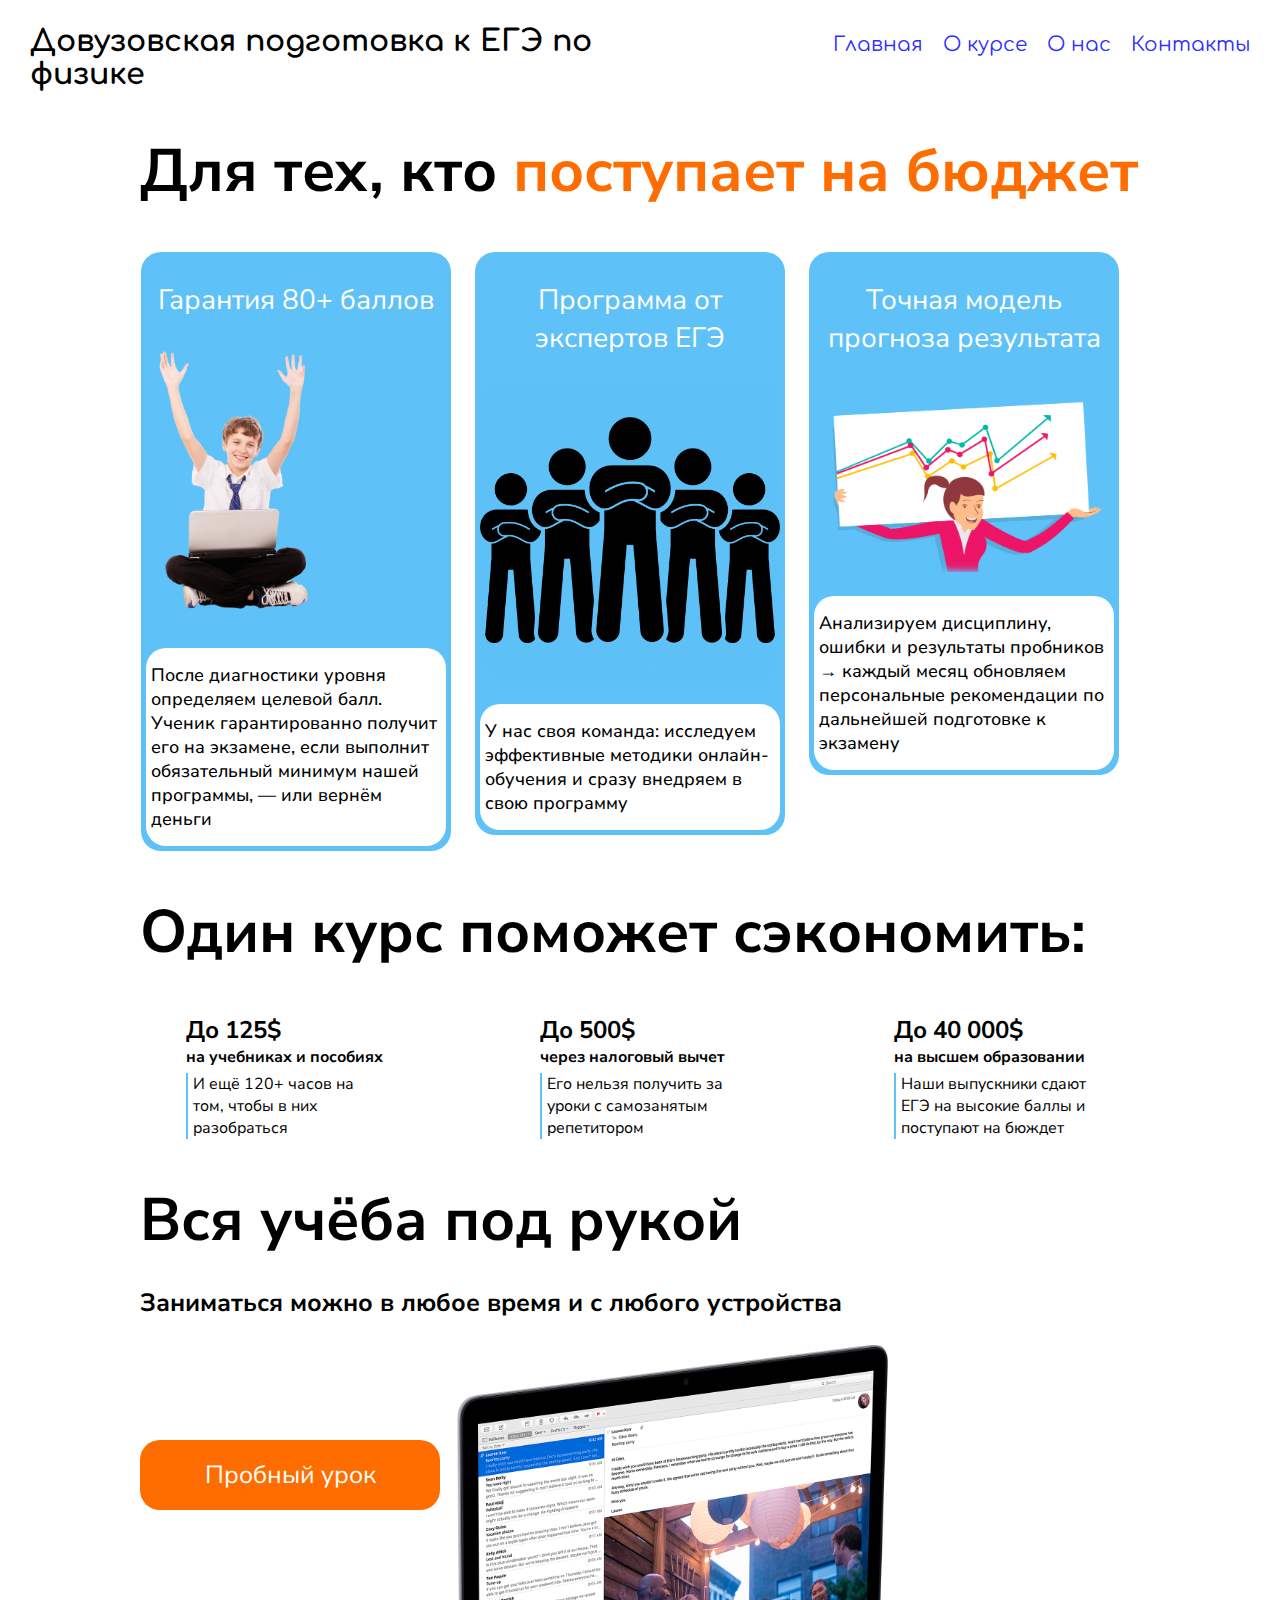
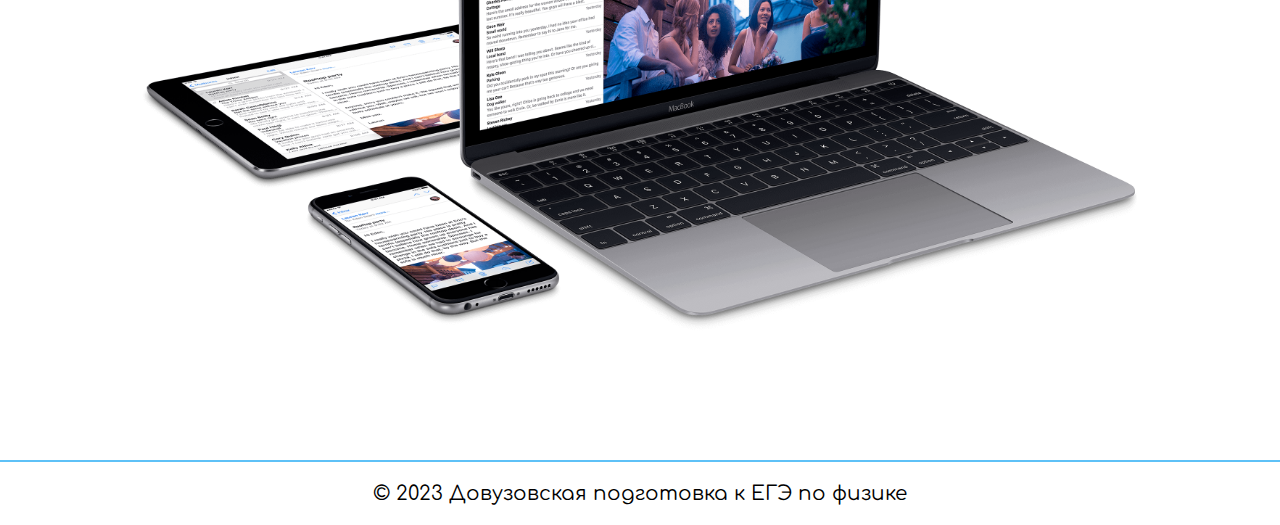
<file: index.html>
<!DOCTYPE html>
<html lang="en">
<head>
    <meta charset="UTF-8">
    <meta name="viewport" content="width=device-width, initial-scale=1.0">
    <title>Подготовка к ЕГЭ по физике</title>
    <link rel="stylesheet" href="css/style.css">
</head>
<body>
    <header>
        <h3>Довузовская подготовка к ЕГЭ по физике</h3>
        <nav>
            <a href="index.html">Главная</a>
            <a href="curs.html">О курсе</a>
            <a href="about.html">О нас</a>
            <a href="contact.html">Контакты</a>
        </nav>
    </header>
    <main>
        <h1>Для тех, кто <y>поступает на бюджет</y></h1>
        <div class="card">
            <h2>Гарантия 80+ баллов</h2>
            <img src="img/imageCard1.png" alt="">
            <p>После диагностики уровня определяем целевой балл. Ученик гарантированно получит его на экзамене, 
                если выполнит обязательный минимум нашей программы, — или вернём деньги</p>
        </div>
        <div class="card">
            <h2>Программа от экспертов ЕГЭ</h2>
            <img src="img/imageCard2.png" alt="">
            <p>У нас своя команда: исследуем эффективные методики онлайн-обучения и сразу внедряем в свою программу</p>
        </div>
        <div class="card" >
            <h2>Точная модель прогноза результата</h2>
            <img src="img/imageCard3.png" alt="">
            <p>Анализируем дисциплину, ошибки
                и результаты пробников → каждый месяц обновляем персональные рекомендации
                по дальнейшей подготовке к экзамену</p>
        </div>
        <h1>Один курс поможет сэкономить:</h1>
        <aside>
            <h2>До 125$</h2>
            <h4>на учебниках и пособиях</h4>
            <p>И ещё 120+ часов на том, чтобы в них разобраться</p>
        </aside>
        <aside>
            <h2>До 500$</h2>
            <h4>через налоговый вычет</h4>
            <p>Его нельзя получить за уроки с самозанятым репетитором</p>
        </aside>
        <aside style="margin-right: 0;">
            <h2>До 40 000$</h2>
            <h4>на высшем образовании</h4>
            <p>Наши выпускники сдают ЕГЭ на высокие баллы и поступают на бюждет</p>
        </aside>
        <h1 style="margin-bottom: 0;">Вся учёба под рукой</h1>
        <h3>Заниматься можно в любое время и с любого устройства</h2>
        <span>
            <img src="img/asideIndexPage.png" alt="" class="asideIndexPage">
        </span>
        
        <a href="https://t.me/nikadomie" type="button" class="button">Пробный урок</a>
    </main>
    <footer>
        <p>&copy; 2023 Довузовская подготовка к ЕГЭ по физике</p>
    </footer>
</body>
</html>
</file>
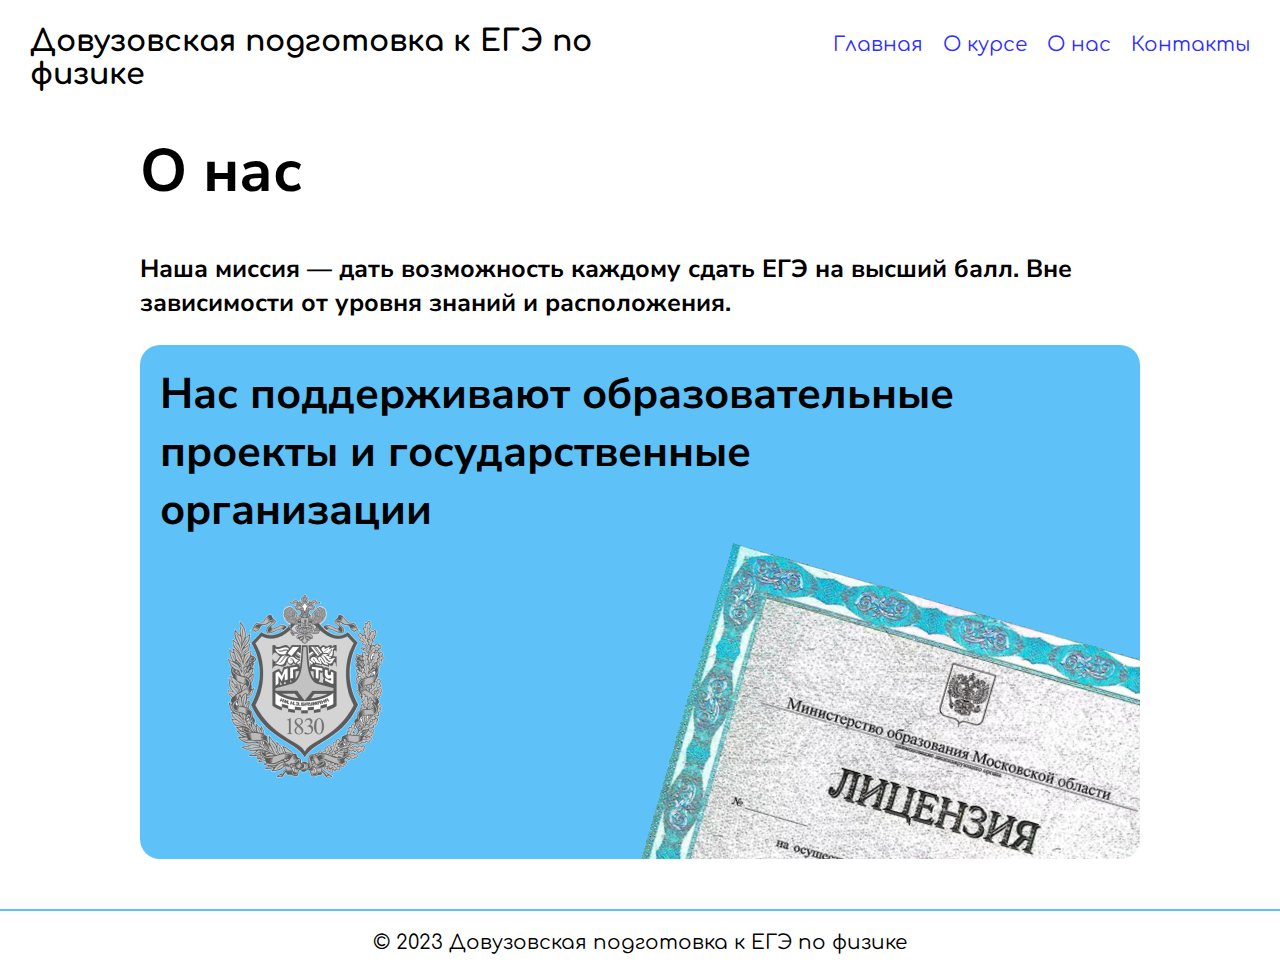
<file: about.html>
<!DOCTYPE html>
<html lang="en">
<head>
    <meta charset="UTF-8">
    <meta name="viewport" content="width=device-width, initial-scale=1.0">
    <title>О нас</title>
    <link rel="stylesheet" href="css/style.css">
</head>
<body>
    <header>
        <h3>Довузовская подготовка к ЕГЭ по физике</h3>
        <nav>
            <a href="index.html">Главная</a>
            <a href="curs.html">О курсе</a>
            <a href="about.html">О нас</a>
            <a href="contact.html">Контакты</a>
        </nav>
    </header>
    <main>
        <h1>О нас</h1>
        <h3>Наша миссия — дать возможность каждому сдать ЕГЭ на высший балл. Вне зависимости от уровня знаний и расположения.</h3>
        <section class="about">
            <h1>Нас поддерживают образовательные проекты и государственные организации</h1>
            <img src="img/mgtu.png" alt="">
        </section>
    </main>
    <footer>
        <p>&copy; 2023 Довузовская подготовка к ЕГЭ по физике</p>
    </footer>
</body>
</html>
</file>
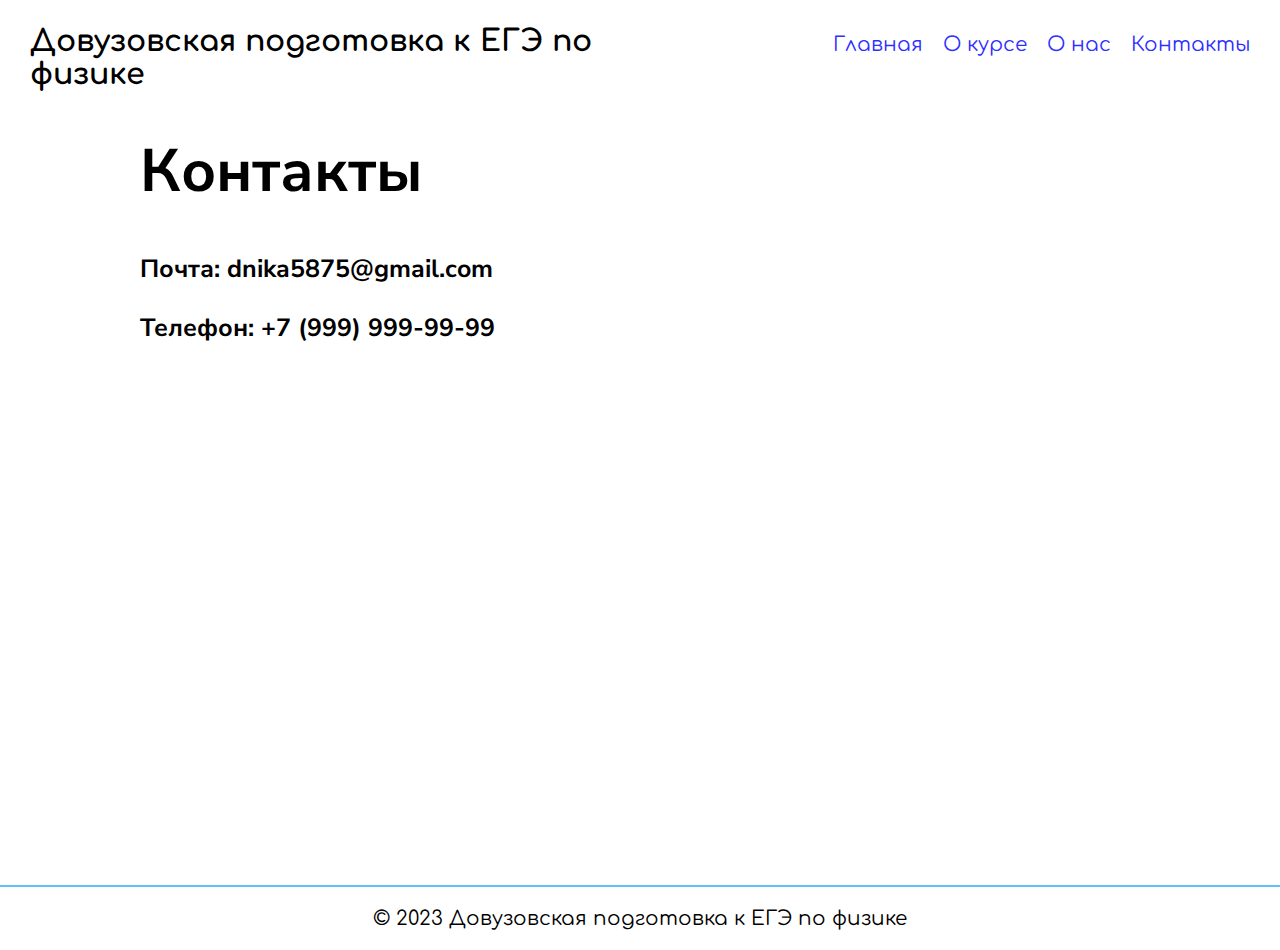
<file: contact.html>
<!DOCTYPE html>
<html lang="en">
<head>
    <meta charset="UTF-8">
    <meta name="viewport" content="width=device-width, initial-scale=1.0">
    <title>Контакты</title>
    <link rel="stylesheet" href="css/style.css">
</head>
<body>
    <header>
        <h3 >Довузовская подготовка к ЕГЭ по физике</h3>
        <nav>
            <a href="index.html">Главная</a>
            <a href="curs.html">О курсе</a>
            <a href="about.html">О нас</a>
            <a href="contact.html">Контакты</a>
        </nav>
    </header>
    <main>
        <h1>Контакты</h1>
        <h3>Почта: dnika5875@gmail.com</h3>
        <h3>Телефон: <w>+7 (999) 999-99-99</w></h3>
    </main>
    <footer style="margin-top: 540px;">
        <p>&copy; 2023 Довузовская подготовка к ЕГЭ по физике</p>
    </footer>
</body>
</html>
</file>
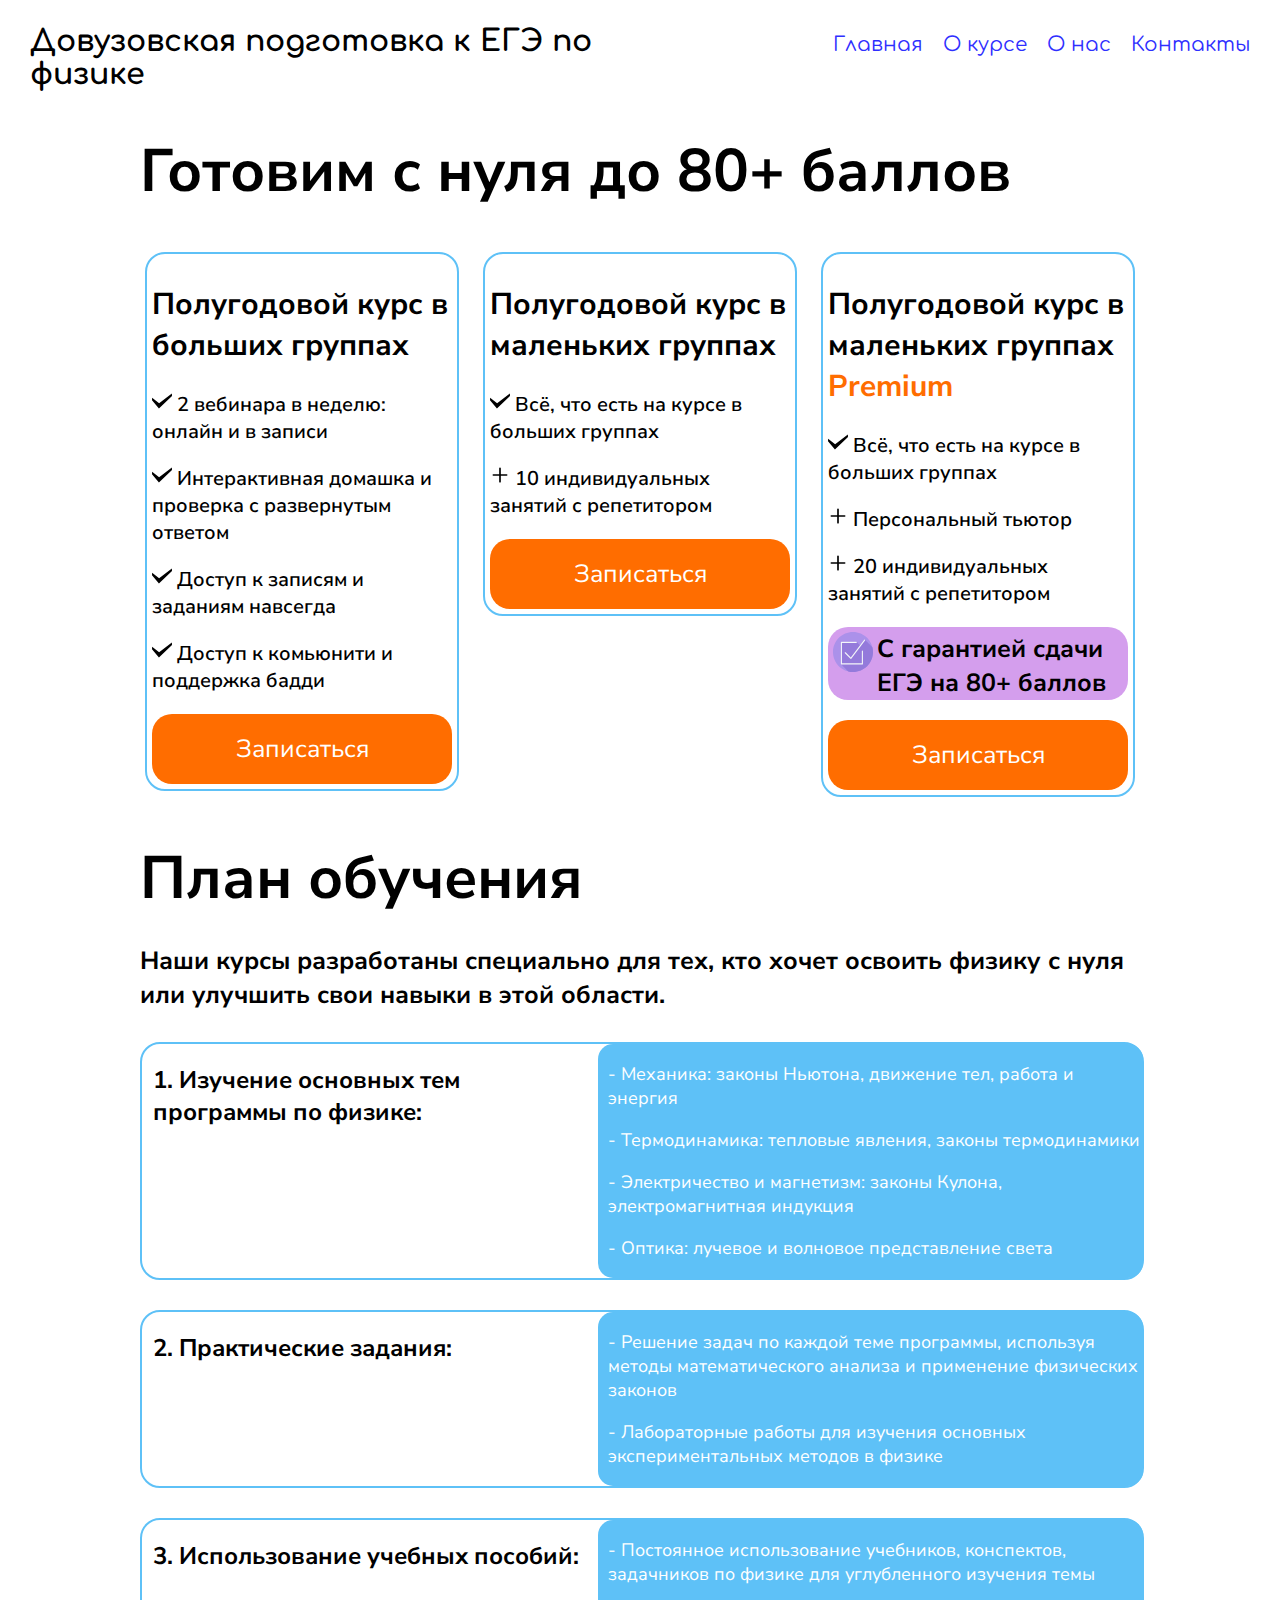
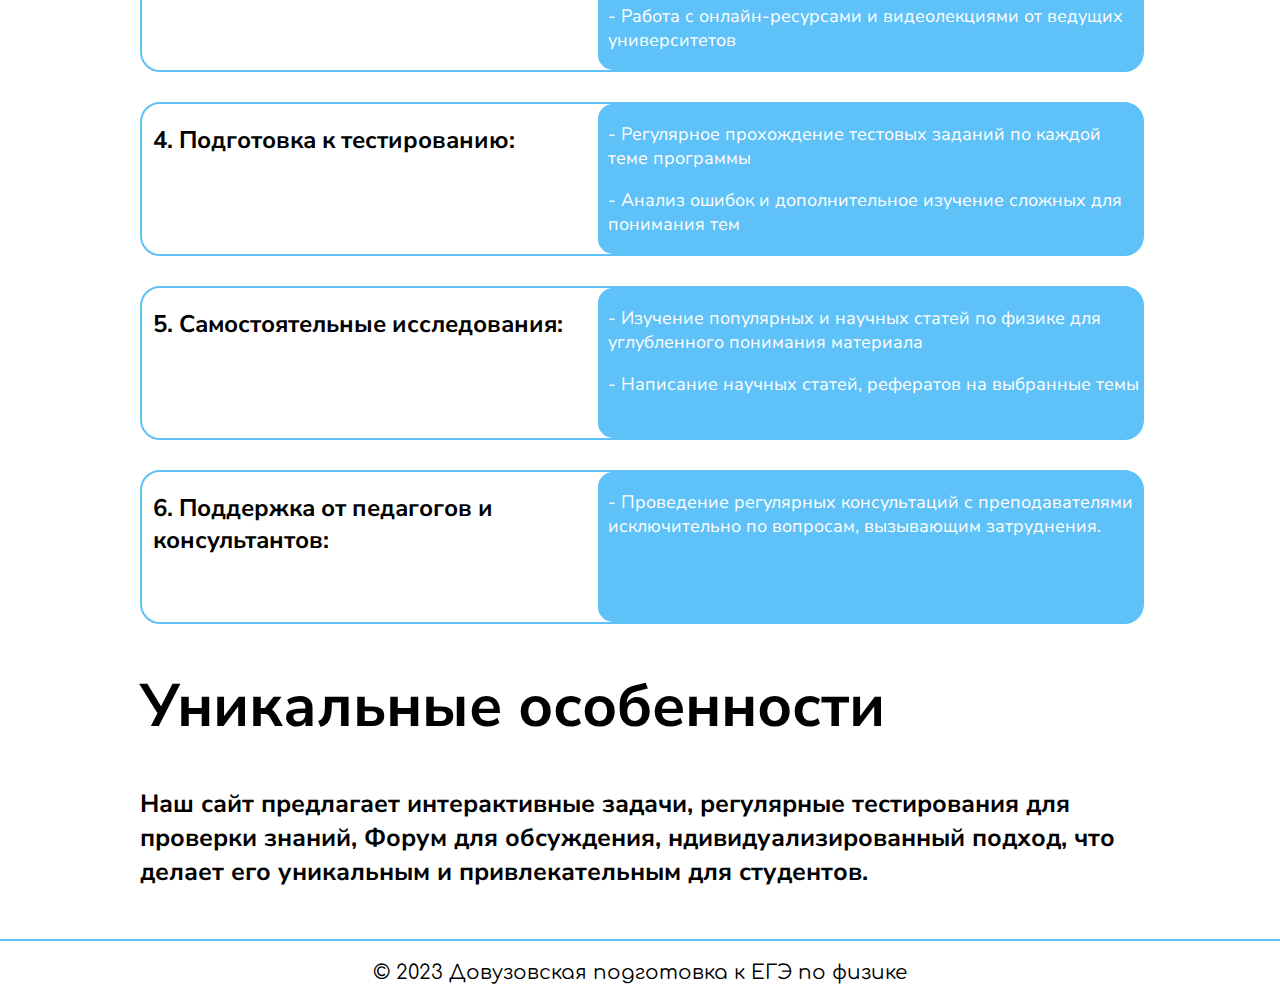
<file: curs.html>
<!DOCTYPE html>
<html lang="en">
<head>
    <meta charset="UTF-8">
    <meta name="viewport" content="width=device-width, initial-scale=1.0">
    <title>О курсе</title>
    <link rel="stylesheet" href="css/style.css">
</head>
<body>
    <header>
        <h3>Довузовская подготовка к ЕГЭ по физике</h3>
        <nav>
            <a href="index.html">Главная</a>
            <a href="curs.html">О курсе</a>
            <a href="about.html">О нас</a>
            <a href="contact.html">Контакты</a>
        </nav>
    </header>
    <main>
        <h1>Готовим с нуля до 80+ баллов</h1>
        <div class="price">
            <h2>Полугодовой курс в больших группах</h2>
            <p><img src="img/icon.svg" alt=""> 2 вебинара в неделю: онлайн и в записи</p>
            <p><img src="img/icon.svg" alt=""> Интерактивная домашка и проверка с развернутым ответом</p>
            <p><img src="img/icon.svg" alt=""> Доступ к записям и заданиям навсегда</p>
            <p><img src="img/icon.svg" alt=""> Доступ к комьюнити и поддержка бадди</p>
            <a href="https://t.me/nikadomie" type="button" class="button signup">Записаться</a>
        </div>
        <div class="price">
            <h2>Полугодовой курс в маленьких группах</h2>
            <p><img src="img/icon.svg" alt=""> Всё, что есть на курсе в больших группах</p>
            <p><img src="img/iconPlus.svg" alt=""> 10 индивидуальных занятий с репетитором</p>
            <a href="https://t.me/nikadomie" type="button" class="button signup">Записаться</a>
        </div>
        <div class="price right">
            <h2>Полугодовой курс в маленьких группах <y>Premium</y></h2>
            <p><img src="img/icon.svg" alt=""> Всё, что есть на курсе в больших группах</p>
            <p><img src="img/iconPlus.svg" alt=""> Персональный тьютор</p>
            <p><img src="img/iconPlus.svg" alt=""> 20 индивидуальных занятий с репетитором</p>
            <div>
                <img src="img/garanty.svg" alt="" style="width: 40px;">
                <h4>С гарантией сдачи ЕГЭ на 80+ баллов</h4>
            </div>
            <a href="https://t.me/nikadomie" type="button" class="button signup">Записаться</a>
        </div>
        <h1 style="margin-bottom: 0;">План обучения</h1>
        <h3>Наши курсы разработаны специально для тех, кто хочет освоить физику с нуля или улучшить свои навыки в этой области.</h3>
        <section class="modul">
            <div class="theme">
                <h2>1. Изучение основных тем программы по физике:</h2>
            </div>
            <div class="plan">
                <p>- Механика: законы Ньютона, движение тел, работа и энергия</p>
                <p>- Термодинамика: тепловые явления, законы термодинамики</p>
                <p>- Электричество и магнетизм: законы Кулона, электромагнитная индукция</p>
                <p>- Оптика: лучевое и волновое представление света</p>
            </div>
        </section>
        <section class="modul">
            <div class="theme">
                <h2>2. Практические задания:</h2>
            </div>
            <div class="plan">
                <p>- Решение задач по каждой теме программы, используя методы математического анализа и применение физических законов</p>
                <p>- Лабораторные работы для изучения основных экспериментальных методов в физике</p>
            </div>
        </section>
        <section class="modul">
            <div class="theme">
                <h2>3. Использование учебных пособий:</h2>
            </div>
            <div class="plan">
                <p>- Постоянное использование учебников, конспектов, задачников по физике для углубленного изучения темы</p>
                <p>- Работа с онлайн-ресурсами и видеолекциями от ведущих университетов</p>
            </div>
        </section>
        <section class="modul">
            <div class="theme">
                <h2>4. Подготовка к тестированию:</h2>
            </div>
            <div class="plan">
                <p>- Регулярное прохождение тестовых заданий по каждой теме программы</p>
                <p>- Анализ ошибок и дополнительное изучение сложных для понимания тем</p>
            </div>
        </section>
        <section class="modul">
            <div class="theme">
                <h2>5. Самостоятельные исследования:</h2>
            </div>
            <div class="plan">
                <p>- Изучение популярных и научных статей по физике для углубленного понимания материала</p>
                <p>- Написание научных статей, рефератов на выбранные темы</p>
            </div>
        </section>
        <section class="modul">
            <div class="theme">
                <h2>6. Поддержка от педагогов и консультантов:</h2>
            </div>
            <div class="plan">
                <p>- Проведение регулярных консультаций с преподавателями исключительно по вопросам, вызывающим затруднения.</p>
            </div>
        </section>

        <h1>Уникальные особенности</h1>
        <h3>Наш сайт предлагает интерактивные задачи, регулярные тестирования для проверки знаний, Форум для обсуждения, ндивидуализированный подход, что делает его уникальным и привлекательным для студентов.</h3>
    </main>
    <footer>
        <p>&copy; 2023 Довузовская подготовка к ЕГЭ по физике</p>
    </footer>
</body>
</html>
</file>
<file: css/style.css>
@import url('https://fonts.googleapis.com/css2?family=Comfortaa:wght@300;400;700&family=Nunito+Sans:opsz@6..12&display=swap');
@import url('https://fonts.googleapis.com/css2?family=Comfortaa:wght@300;400;700&family=Fira+Sans+Condensed&family=Nunito+Sans:opsz@6..12&display=swap');
/* background-color: #6a0dad; */
/* background-color: #f4f2f8; */
body {
    background-color: white;
    font-family: 'Comfortaa', sans-serif;
    margin: 0;
    padding: 0;
}

header {
    display: flex;
    height: 90px;
    padding-left: 30px;
    padding-right: 30px;
}

header h3 {
    display: flex;
    flex: 1;
    margin-top: 25px;
    font-size: 30px;
}

nav {
    display: flex;
    width: auto;
    flex: 1;
    text-align: right;
    margin-left: 30px;
    justify-content: end;
}

nav a {
    text-decoration: none;
    line-height: 90px;
    margin-left: 20px;
    font-size: 20px;
    color: rgb(47, 47, 255);
    transition: 0.5s;
}

nav a:hover {
    font-size: 25px;
    transition: 0.5s;
    color: blue;
}

main {
    font-family: 'Nunito Sans', sans-serif;
    text-align: center;
    width: 1000px;
    margin: 0 auto;
}

main h1 {
    font-size: 60px;
    text-align: left;
}

main h3 {
    font-size: 25px;
    text-align: left;
}

y {
    color: rgb(255, 109, 0);
}

.card {
    /* font-family: 'Fira Sans Condensed', sans-serif; */
    display: inline-block;
    width: 300px;
    background-color: #5ec1f7;
    padding: 5px; /*#5ec1f7*/
    border-radius: 20px;
    margin-right: 20px;
    vertical-align: top;
}

.card h2 {
    color: white;
    font-size: 28px;
    font-weight: 400;
}

.card img {
    width: 100%;
    border-radius: 20px;
}

.card p {
    background-color: white;
    margin-bottom: 0;
    border-radius: 20px;
    font-size: 18px;
    font-weight: 500;
    padding: 15px 5px;
    text-align: left;
}

.price {
    display: inline-block;
    width: 300px;
    text-align: left;
    border: 2px solid #5ec1f7;
    padding: 5px;
    border-radius: 20px;
    margin-right: 20px;
    vertical-align: top;
}

.price h2 {
    font-size: 30px;
}

.price img {
    width: 20px;
}

.price p {
    font-size: 20px;
    font-weight: 600;
}

.price h5 {
    font-size: 35px;
    margin: 0;
    color: grey;
    margin-bottom: 25px;
}

.price div {
    background-color: rgba(169, 62, 220, 0.5);
    border-radius: 20px;
    padding-left: 5px;
    padding-top: 5px;
    margin-bottom: 20px;
}

.price div img {
    vertical-align: top;
}

.price div h4 {
    vertical-align: top;
    display: inline-block;
    margin: 0;
    width: 250px;
    font-size: 25px;
}

aside {
    display: inline-block;
    width: 200px;
    text-align: left;
    margin-right: 150px;
    vertical-align: top;
}

aside h2 {
    margin: 0;
}

aside h4 {
    margin: 0;
    font-size: 16px;
}

aside p {
    margin: 0;
    margin-top: 5px;
    border-left: 2px solid #5ec1f7;
    padding-left: 5px;
}

.asideIndexPage {
    width: 1000px;
}

.modul {
    width: 100%;
    border: 2px solid #5ec1f7;
    border-radius: 20px;
    margin-top: 30px;
    min-height: 150px;
}

.modul div {
    vertical-align: top;
    display: inline-block;
    text-align: left;
}

.theme {
    width: 450px;
    height: 100%;
}

.theme h2 {
    margin-left: 10px;
}

.plan {
    position: relative;
    left: 1px;
    width: 545px;
    height: 100%;
    background-color: #5ec1f7;
    border-radius: 15px;
    min-height: 150px;
}

.plan p {
    margin-left: 10px;
    font-size: 18px;
    color: white;
}


footer {
    margin-top: 50px;
    border-top: 2px solid #5ec1f7;
    text-align: center;
    font-size: 20px;
}

.about {
    background-image: url("../img/about.png");
    border-radius: 20px;
    padding: 20px;
    text-align: left;
}

.about h1 {
    line-height: normal;
    width: 800px;
    font-size: 43px;
    margin: 0;
}

video {
    margin-top: 100px;
}

.button { /*Задаем для кнопки стили*/
    text-decoration: none;/*Убираем декорацию ссылки*/
    background: rgb(255, 109, 0);/*Задаем фон*/
    width: 300px;/*Задаем ширину*/
    height: 70px;/*Задаем высоту*/
    border-radius: 20px;/*Задаем округлость кнопки*/
    display: block;/*Делаем ссылку блочным элементом*/

    position: relative;/*Используем относительное позиционированние*/
    bottom: 500px;/*Поднимаем вверх относительно места рождения*/

    color: white;/*Задаем цвет текста*/
    font-size: 25px;/*Задаем размер шрифта*/

    line-height: 70px;/*Задаем высоту начертания*/
}

.signup { /* Дополняем стилями кнопки "Записаться"*/
    position: static;   /*Возвращаем позиционирование к значению по умолчанию*/
    text-align: center; /*Центрируем текст*/
}

br {
    display: none;
}

.price.right {
    margin-right: 0;
}

@media (min-width:720px) and (max-width: 1024px) {
    header {
        display: block;
        padding: 0;
        height: 180px;
        padding-top: 20px;
    }
    header h3 {
        display: block;
        text-align: center;
        margin: 0;
        margin-bottom: 20px;
    }
    nav {
        display: block;
        text-align: center;
        margin-left: 0;
        border-top: 2px solid #5ec1f7;
    }
    h1 {
        margin: 0 auto 50px;
        width: auto;
    }
    y {
        display: block;
    }
    main {
        width: 660px;
    }
    aside {
        display: block;
        margin-bottom: 20px;
    }
    .card {
        display: block;
        margin: 20px auto;

    }
    span {
        display: block;
        width: 660px;
    }
    .asideIndexPage {
        position: relative;

    }
    .price {
        display: block;
        margin: 0 auto 20px;
    }
    .price.right {
        margin-right: auto;
    }
    .plan {
        width: 100%;
        left: 0;
    }
    .theme {
        width: 100%;
        height: 100%;
    }
    .about h1 {
        width: 100%;
        font-size: 35px;
    }
    .about {
        background-size: cover;
    }
}

@media (max-width: 720px) {
    header {
        display: block;
        padding: 0;
        height: 180px;
        padding-top: 20px;
    }
    header h3 {
        display: block;
        width: 310px;
        text-align: center;
        margin: 0 auto 20px;
    }
    nav {
        display: block;
        text-align: center;
        margin-left: 0;
        border-top: 2px solid #5ec1f7;
    }
    main {
        width: 310px;
    }
    span {
        display: block;
        width: 310px;
    }
    .asideIndexPage {
        position: relative;

    }
    main h1 {
        font-size: 45px;
    }
    aside {
        display: block;
        margin-bottom: 20px;
    }
    .card {
        display: block;
        margin: 20px auto;

    }
    .price {
        display: block;
        margin: 0 auto 20px;
    }
    .plan {
        width: 100%;
        left: 0;
    }
    .theme {
        width: 100%;
        height: 100%;
    }
    w {
        display: block;
    }
    .about h1 {
        width: 100%;
        font-size: 25px;
    }
    .about {
        background-size: cover;
        background-position: center bottom;
    }
    .about img {
        width: 200px;
        position: relative;
        left: -40px;
    }
}

@media (max-width: 480px) {
    header {
        height: 300px;
    }
    /* br {
        display: block;
    } */
}
</file>
